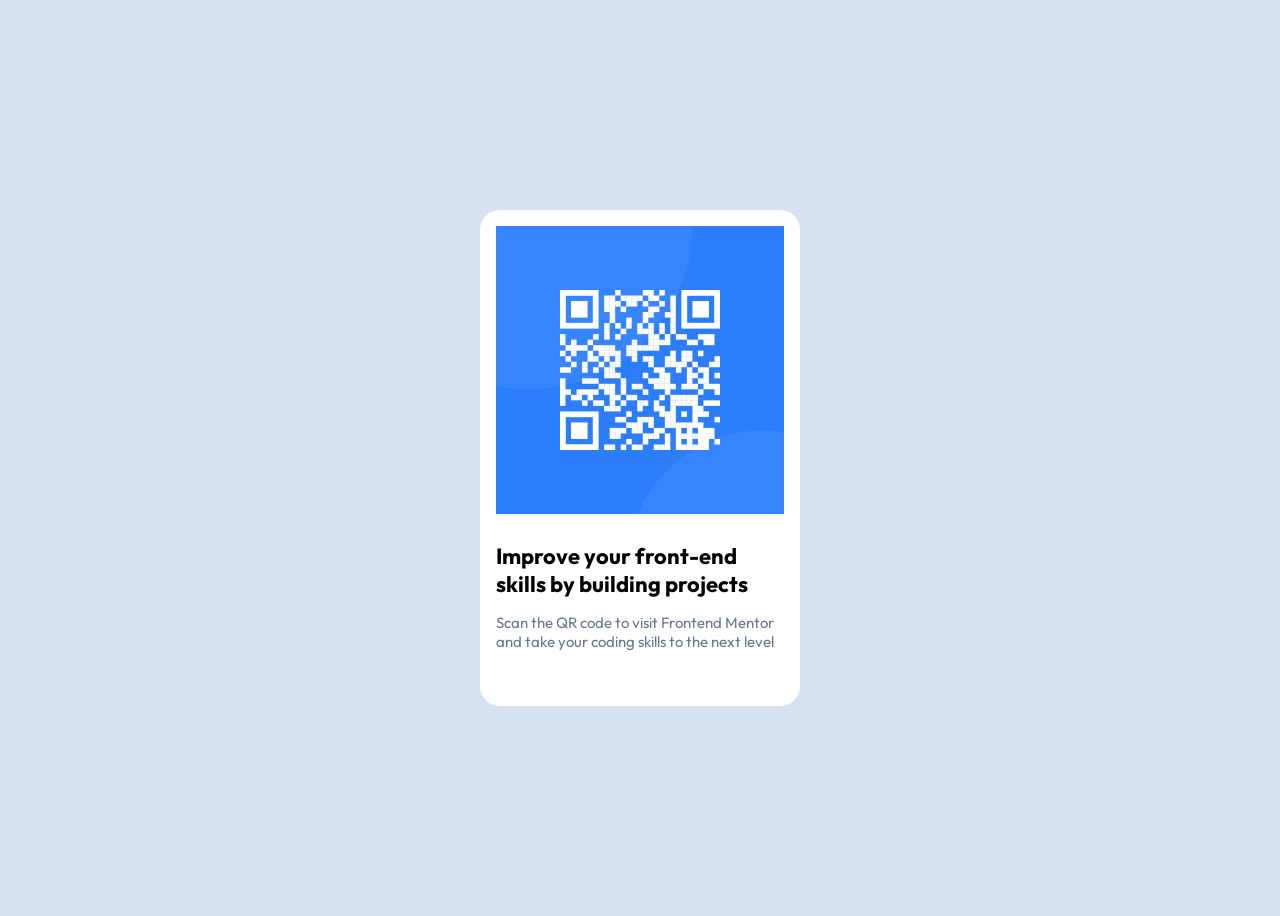
<file: 1-qr-code-component-main/index.html>
<!DOCTYPE html>
<html lang="en">
<head>
    <meta charset="UTF-8">
    <meta name="viewport" content="width=device-width, initial-scale=1.0">
    <title>QR Code</title>
    <link rel="preconnect" href="https://fonts.googleapis.com">
    <link rel="preconnect" href="https://fonts.gstatic.com" crossorigin>
    <link href="https://fonts.googleapis.com/css2?family=Figtree:ital,wght@0,300..900;1,300..900&family=Outfit:wght@100..900&display=swap" rel="stylesheet">
    <link rel="stylesheet" href="styles.css">
</head>
<body>
    <div class="center">
        <div class="fullbody">
            <img src="images/image-qr-code.png" alt="L'image d'un qr code">
            <h1>
                Improve your front-end skills by building projects
            </h1>

            <p class="maintxt">Scan the QR code to visit Frontend Mentor and take your coding skills to the next level</p>
        </div>
    </div>
</body>
</html>
</file>
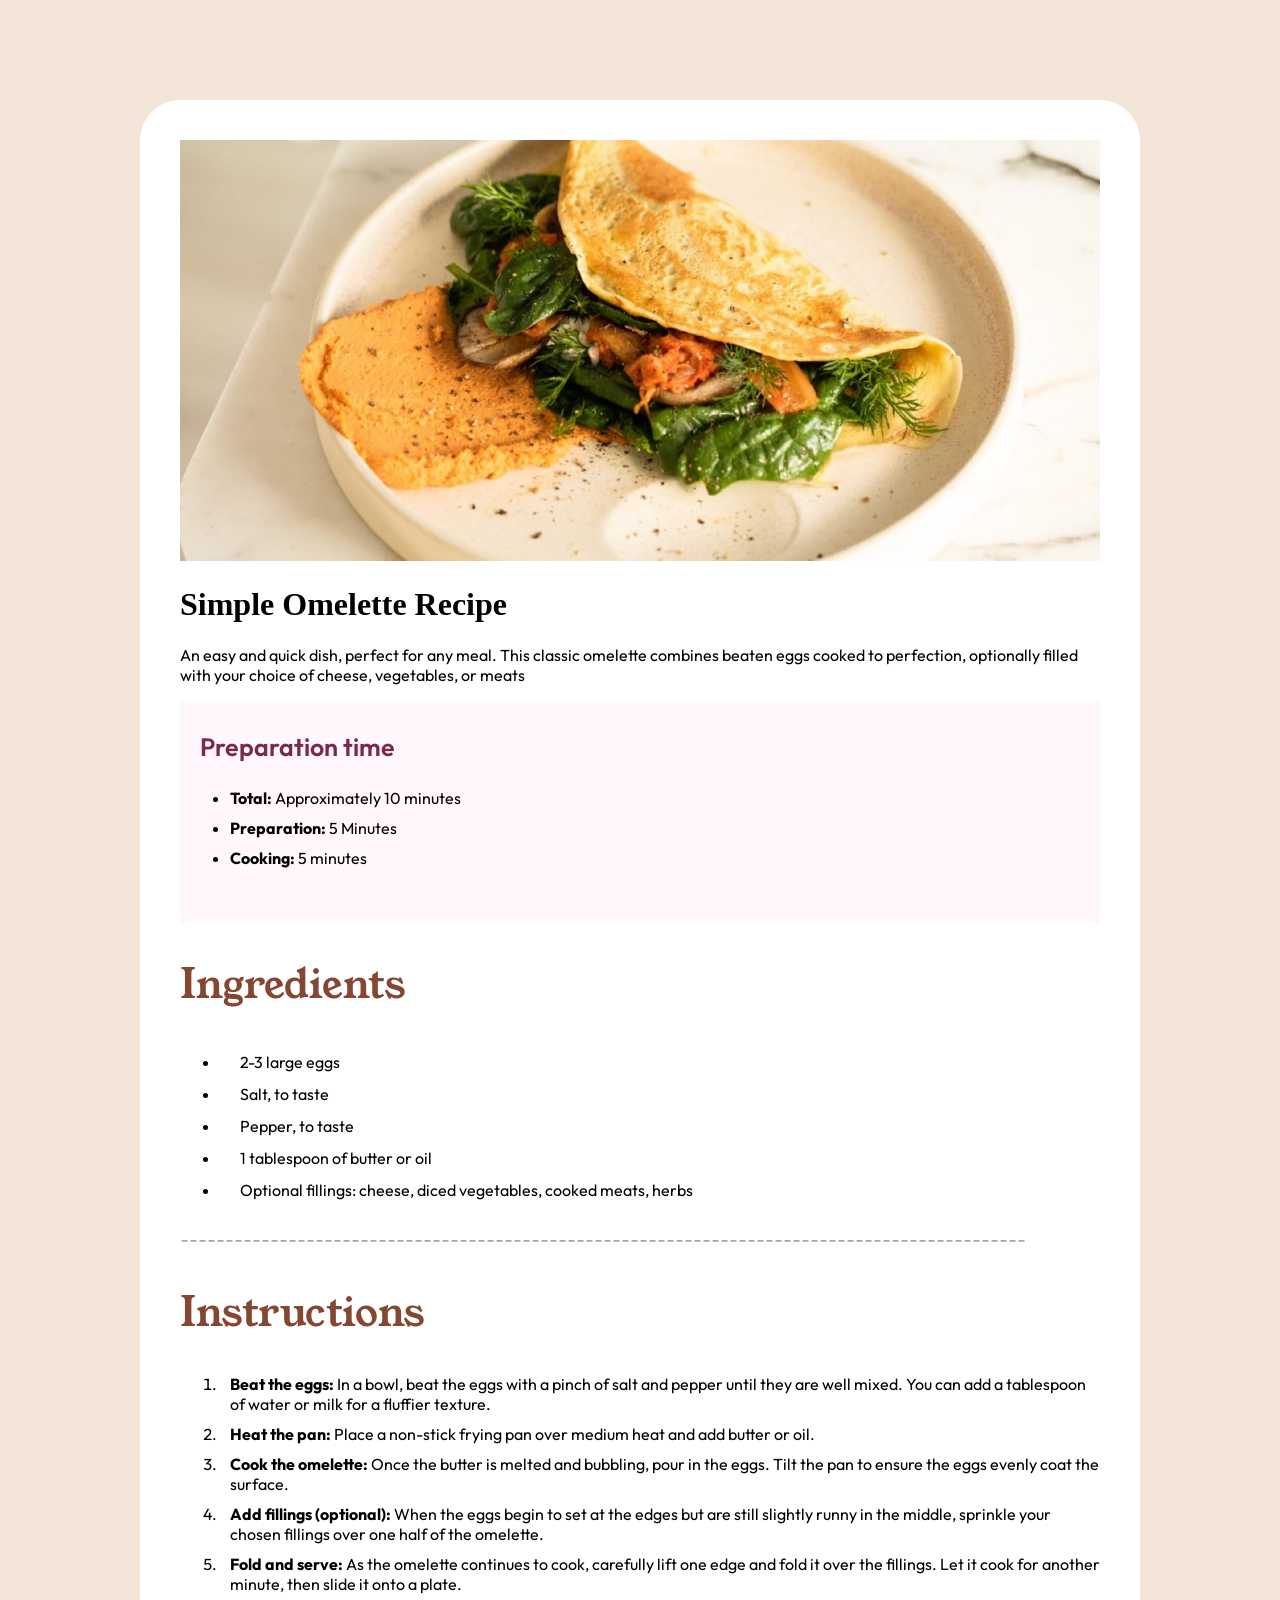
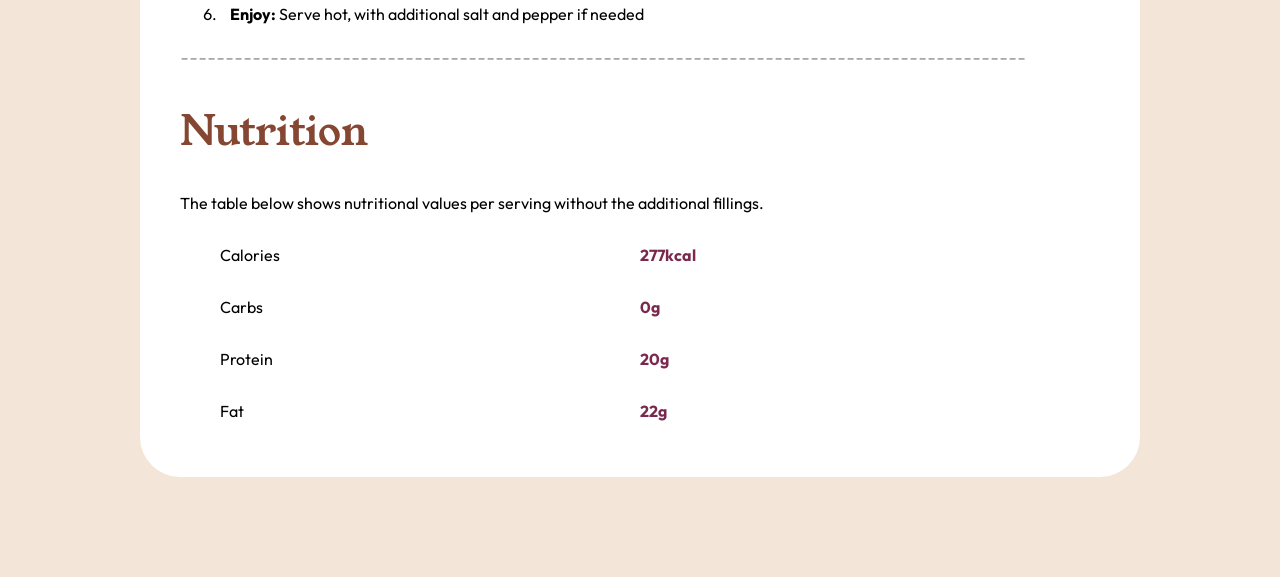
<file: recipe-page-main/index.html>
<!DOCTYPE html>
<html lang="en">
<head>
  <meta charset="UTF-8">
  <meta name="viewport" content="width=device-width, initial-scale=1.0"> <!-- displays site properly based on user's device -->

  <link rel="icon" type="image/png" sizes="32x32" href="./assets/images/favicon-32x32.png">
  <link rel="preconnect" href="https://fonts.googleapis.com">
  <link rel="preconnect" href="https://fonts.gstatic.com" crossorigin>
  <link href="https://fonts.googleapis.com/css2?family=Young+Serif&display=swap" rel="stylesheet">
  <link rel="preconnect" href="https://fonts.googleapis.com">
  <link rel="preconnect" href="https://fonts.gstatic.com" crossorigin>
  <link href="https://fonts.googleapis.com/css2?family=Outfit:wght@100..900&display=swap" rel="stylesheet">
  <link rel="stylesheet" href="styles.css">
  

  <title>Simple recipe</title>

  
</head>

<body>
    
    <div class="fullbody">
        <img class="mainimage" src="assets/images/image-omelette.jpeg" alt="L'omelette finie">
        <h1>Simple Omelette Recipe</h1>
        <p>An easy and quick dish, perfect for any meal. This classic omelette combines beaten eggs cooked to perfection, optionally filled with your choice of cheese, vegetables, or meats</p>
        <div class="prepbox">
            <p class="preparation">Preparation time</p>
            <ul class="liste1">
                <li> <strong>Total:</strong> Approximately 10 minutes</li>
                <li class="middle"> <strong>Preparation:</strong> 5 Minutes</li>
                <li class="bottom"> <strong>Cooking:</strong> 5 minutes</li>
            </ul>
        </div>
    
    

        <h2>Ingredients</h2>
        <div class="liste2">
            <ul>
                <li>2-3 large eggs</li>
                <li>Salt, to taste</li>
                <li>Pepper, to taste</li>
                <li>1 tablespoon of butter or oil</li>
                <li>Optional fillings: cheese, diced vegetables, cooked meats, herbs</li>
            </ul>
        </div>

        <p class="separateur">----------------------------------------------------------------------------------------------</p>
    
        <h2>Instructions</h2>
        <div class="instrubox">
            <ol class="liste3">
                <li class="eggs"> <strong>Beat the eggs:</strong> In a bowl, beat the eggs with a pinch of salt and pepper until they are well mixed. You can add a tablespoon of water or milk for a fluffier texture.</li>
                <li class="pan"> <strong>Heat the pan:</strong> Place a non-stick frying pan over medium heat and add butter or oil.</li>
                <li class="cook"> <strong>Cook the omelette:</strong> Once the butter is melted and bubbling, pour in the eggs. Tilt the pan to ensure the eggs evenly coat the surface.</li>
                <li class="pan"> <strong>Add fillings (optional):</strong> When the eggs begin to set at the edges but are still slightly runny in the middle, sprinkle your chosen fillings over one half of the omelette.</li>
                <li class="cook"> <strong>Fold and serve:</strong>  As the omelette continues to cook, carefully lift one edge and fold it over the fillings. Let it cook for another minute, then slide it onto a plate.</li>
                <li class="enjoy"> <strong>Enjoy:</strong> Serve hot, with additional salt and pepper if needed</li>
            </ol>
        </div>

        <p class="separateur">----------------------------------------------------------------------------------------------</p>

        <h2>Nutrition</h2>

        <p class="table">The table below shows nutritional values per serving without the additional fillings.</p>
            <div class="tabnutri">
                <p class="cal">Calories</p>
                <p class="kcal">277kcal</p>
                <p class="cal">Carbs</p>
                <p class="kcal">0g</p>
                <p class="cal">Protein</p>
                <p class="kcal">20g</p>
                <p class="cal">Fat</p>
                <p class="kcal">22g</p>
            </div>
            
           
    </div>
    
    
</body>
</html>
</file>
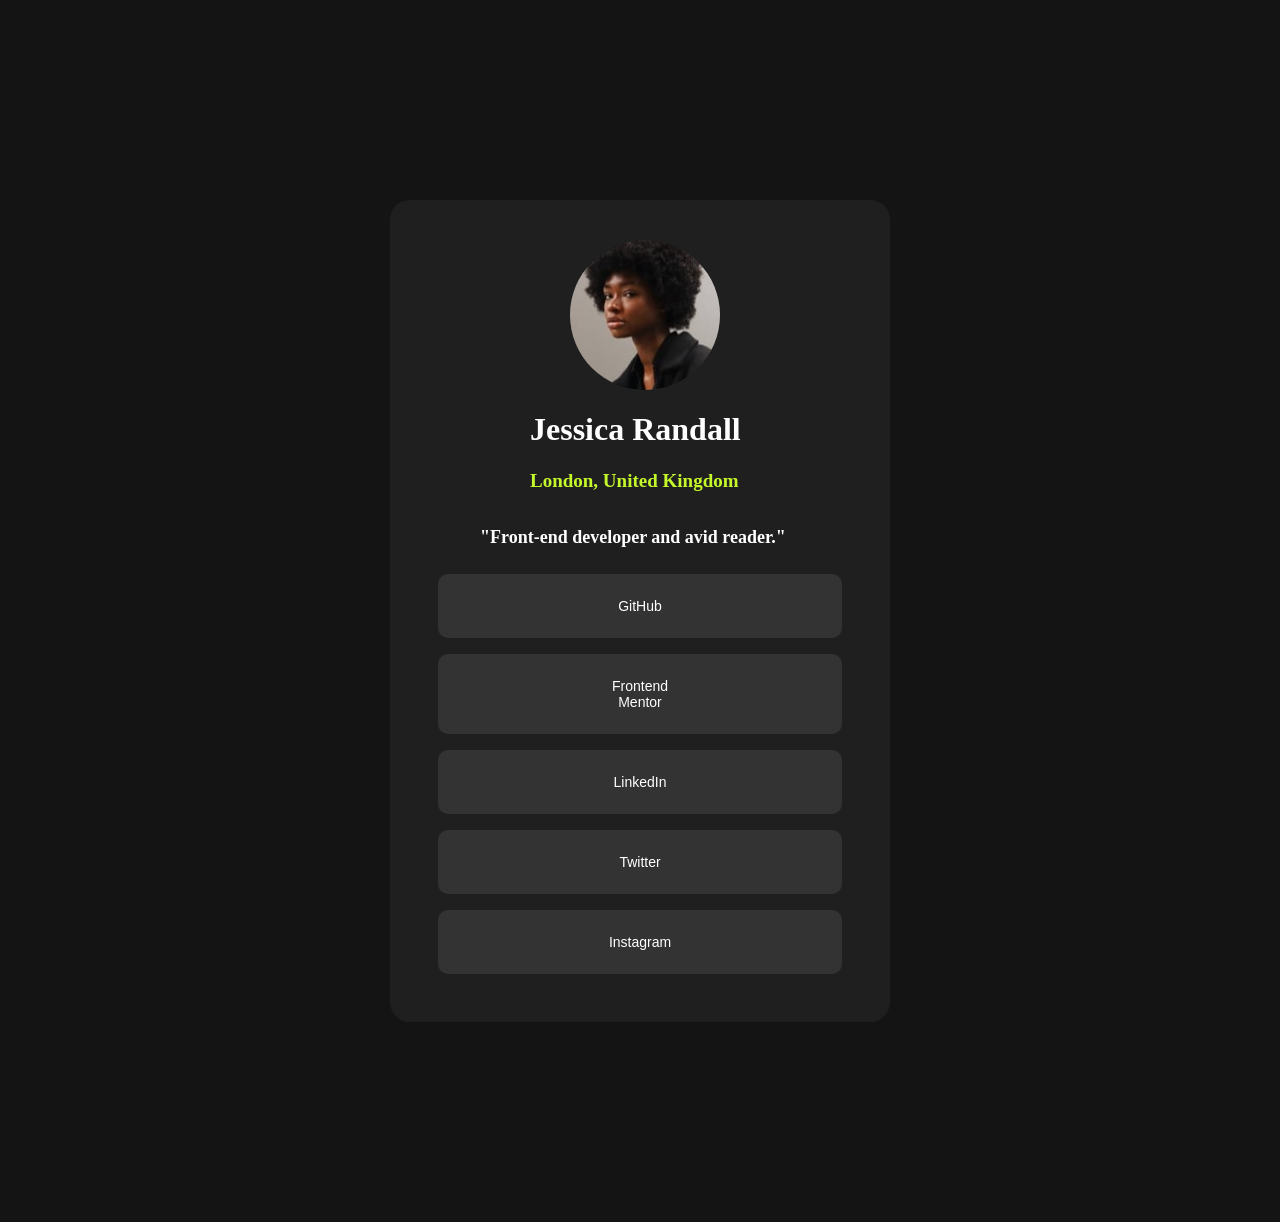
<file: social-links-profile-main/index.html>
<!DOCTYPE html>
<html lang="en">
<head>
  <meta charset="UTF-8">
  <meta name="viewport" content="width=device-width, initial-scale=1.0"> <!-- displays site properly based on user's device -->

  <link rel="icon" type="image/png" sizes="32x32" href="./assets/images/favicon-32x32.png">
  <link rel="stylesheet" href="styles.css">
  <title>Frontend Mentor | Social links profile</title>

  
</head>
<body>
  <div class="fullbody">
      <div class="profil">
        <img class="profilpic" src="assets/images/avatar-jessica.jpeg" alt="Photo de profil de Jessica">

      </div>
    
    <h1>Jessica Randall</h1>

    <h2>London, United Kingdom</h2>

    <h3>"Front-end developer and avid reader."</h3>
  
    <div class="buttondisplay">
        <button>GitHub</button>
        <button>Frontend Mentor</button>
        <button>LinkedIn</button>
        <button>Twitter</button>
        <button>Instagram</button>
    </div>
    
  

  
  
  
  
  
  
  </div>
</body>
</html>
</file>
<file: 1-qr-code-component-main/styles.css>
body {
    background-color: hsl(212, 45%, 89%);
}

.center { /*centre le bloc pour mobile*/
    display: flex;
    justify-content: center;
    align-items: center;
    min-height: 100dvh; /*100% de la hauteur du veiwport*/
}

.fullbody {
    background-color: white;
    max-width: 320px;
    max-height: 499px;
    padding-inline: 16px;
    padding-top: 16px;
    padding-bottom: 40px;
    box-sizing: border-box;
    border-radius: 20px;
    
}

h1 {
    margin-top: 24px;
    font-family: "Outfit", serif;
    font-weight: 700;
    font-size: 22px;
}

img {
    width: 100%;
}

.maintxt {
    font-family: "Outfit", serif;
    font-weight: 400;
    font-size: 15px;
    color: hsl(216, 15%, 48%);
}
</file>
<file: recipe-page-main/styles.css>
body {
    background-color: #F3E5D8;
    margin: 100px;
    padding: 0;
}

p {
    font-family: "Outfit", serif;
    font-size: 16px;
    overflow-wrap: break-word;
}

li {
    font-family: "Outfit", serif;
    font-size: 16px;
    overflow-wrap: break-word;
}

.preparation {
    font-size: 25px;
    font-family: "Outfit", serif;
    font-weight: 600;
    font-style: normal;
    color: hsl(332, 51%, 32%);
    padding-left: 20px;
}

.prepbox {
    background-color: #FFF7FC;
    padding-top: 5px;
    padding-bottom: 5px;  
}

h2 {
    font-size: 40px;
    font-family: "Young Serif", serif;
    font-weight: 400;
    color: hsl(14, 45%, 36%);
}

.middle {
    margin-top: 10px;
    margin-bottom: 10px;    
}

.bottom {
    margin-bottom: 50px;
}

.liste1 {
    padding-left: 50px;
}

.liste2 {
    text-indent: 20px;
    line-height: 2;
    
}

.eggs {
    padding-left: 10px;
    overflow-wrap: break-word;
}

.pan {
    margin-top: 10px;
    margin-bottom: 10px;
    padding-left: 10px;
}

.cook {
    padding-left: 10px;
}

.enjoy {
    margin-top: 10px;
    padding-left: 10px;
}

.tabnutri {
    display: grid;
    grid-template-columns: repeat(2, 1fr);
}

.cal {
    padding-left: 40px;
}

.kcal {
    color: hsl(332, 51%, 32%);
    font-weight: bold;
}

.mainimage {
    width: 100%;
    
}

.fullbody {
    background-color: white;
    max-width: 1000px;
    margin: 0 auto;
    padding: 40px;
    border: 2px;
    border-radius: 40px;
    box-sizing: border-box;
}

.separateur {
    font-size: 20px;
    font-weight: lighter;
}
</file>
<file: social-links-profile-main/styles.css>
body {
    background-color: hsl(0, 0%, 8%);
    margin: 200px;
    padding: 0;
}

.fullbody {
    background-color: hsl(0, 0%, 12%);
    max-width: 500px;
    margin: 0 auto;
    padding: 40px;
    border: 2px;
    border-radius: 20px;
    box-sizing: border-box;
}

.profil {
    width: 150px;
    height: 150px;
    padding-left: 140px;
    border-radius: 100%;
    display: flex;
    align-items: center;
    justify-content: center;
    
}

.profilpic{
    width: 100%;
    height: 100%;
    object-fit: cover;
    border-radius: 50%;
    
}

h1 {
    padding-left: 100px;
    color: white;
}

h2 {
    padding-left: 100px;
    color: hsl(75, 94%, 57%);
    font-size: 19px;
    margin-bottom: 35px;
}

h3 {
    padding-left: 50px;
    color: white;
    font-size: 18px;
}

button {
    background-color: hsl(0, 0%, 20%);
    color: white;
    font-size: 14px;
    border: 2px;
    border-radius: 10px;
    padding: 24px 160px;
    margin: 8px;
}

.buttondisplay {
    display: flex;
    flex-direction: column;
}
</file>
